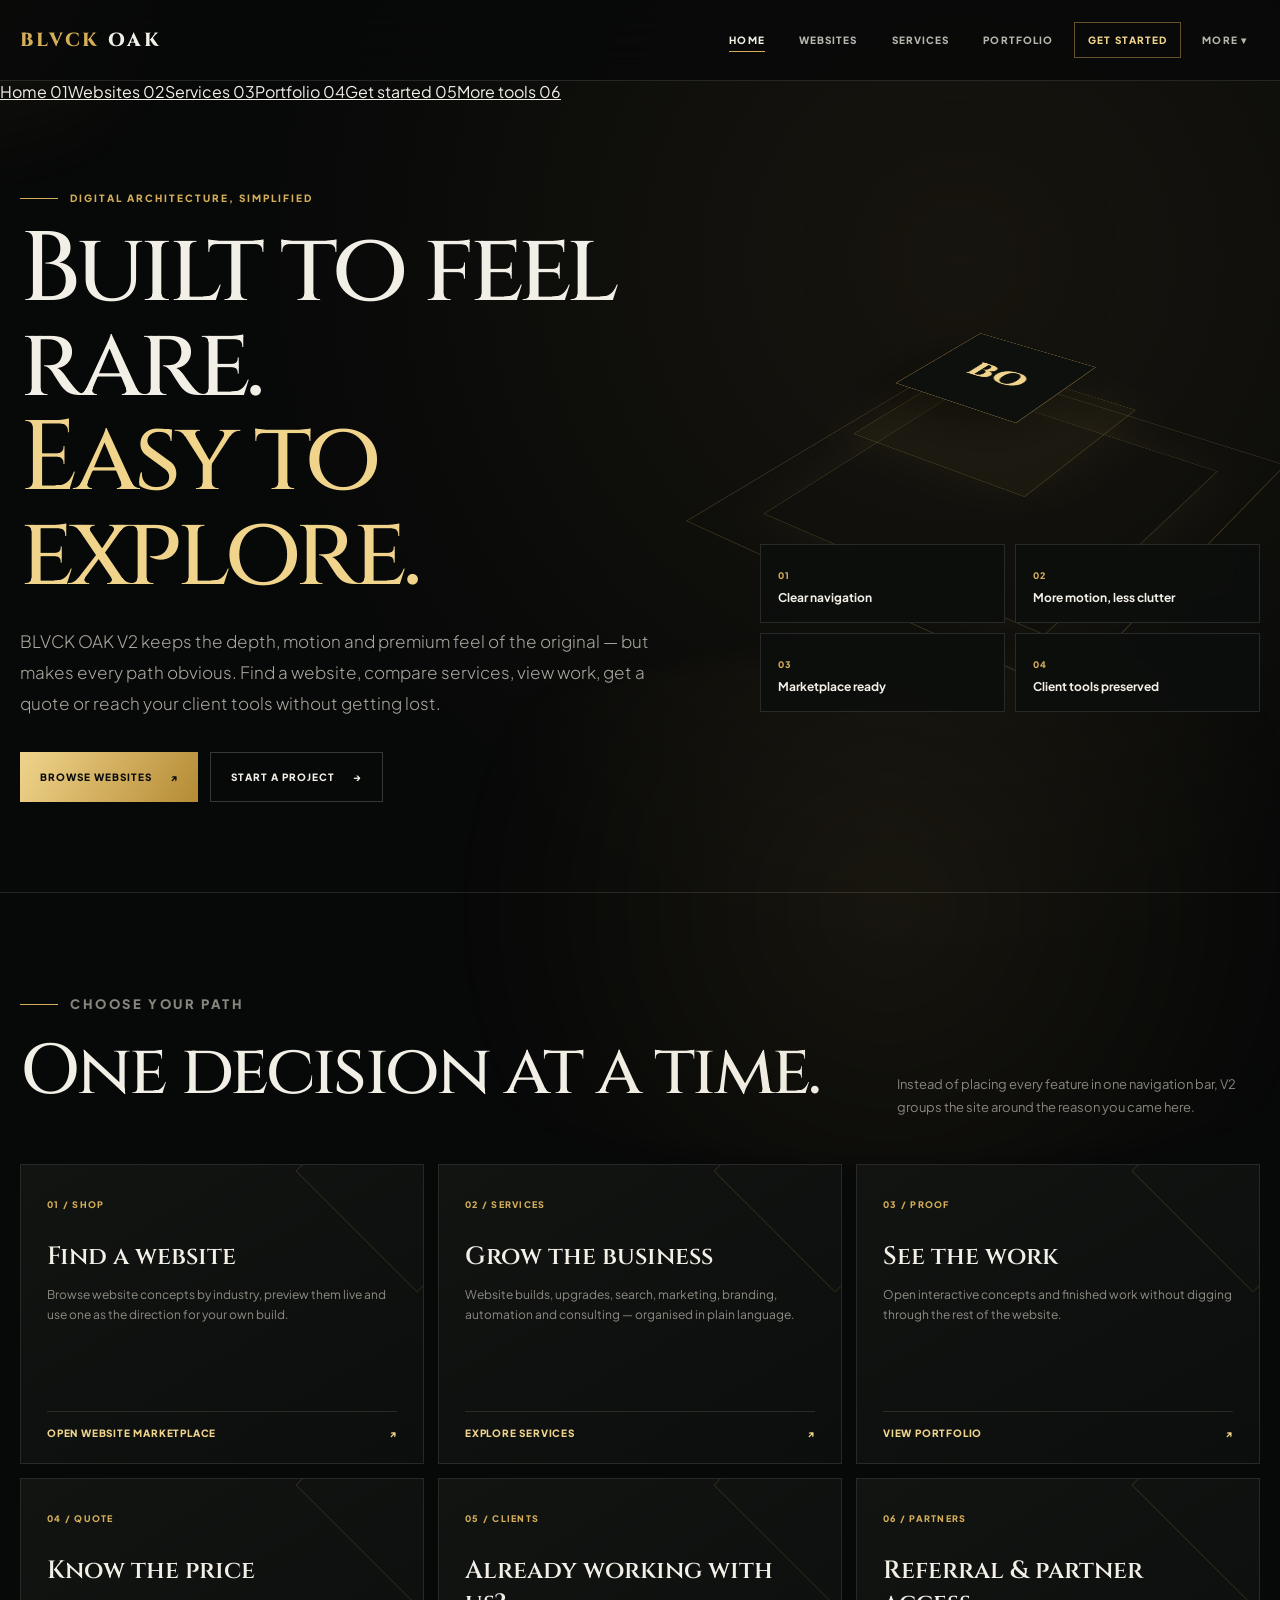
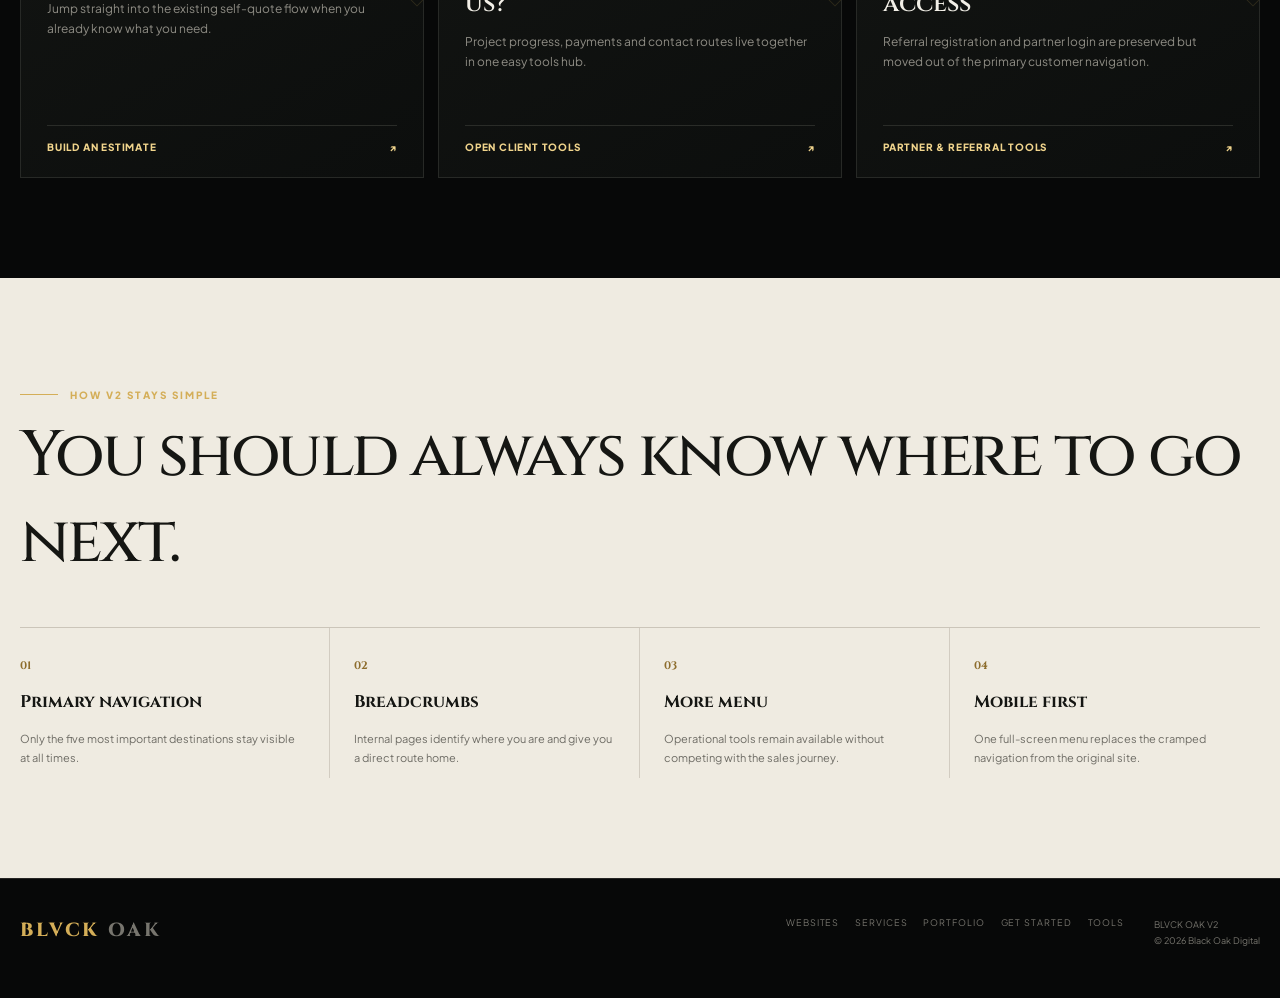
<file: index.html>
<!doctype html><html lang="en"><head><meta charset="utf-8"><meta name="viewport" content="width=device-width,initial-scale=1"><meta name="theme-color" content="#070808"><meta name="description" content="BLVCK OAK V2 — websites, branding, automation, marketing and digital systems with clearer navigation and richer motion."><title>BLVCK OAK V2 — Digital Architecture</title><link rel="preconnect" href="https://fonts.googleapis.com"><link rel="preconnect" href="https://fonts.gstatic.com" crossorigin><link href="https://fonts.googleapis.com/css2?family=Cinzel:wght@500;600;700;800&family=Plus+Jakarta+Sans:wght@300;400;600;700;800&display=swap" rel="stylesheet"><link rel="stylesheet" href="styles.css"><script src="app.js" defer></script></head><body><a class="skip" href="#main">Skip to content</a><div class="progress" data-progress></div><div class="cursor-glow" data-cursor-glow></div><header class="topbar"><div class="shell"><nav class="nav" aria-label="Primary"><a class="brand" href="index.html"><span>BLVCK</span> OAK</a><div class="nav-links"><a href="index.html" aria-current="page">Home</a><a href="websites.html">Websites</a><a href="services.html">Services</a><a href="portfolio.html">Portfolio</a><a class="nav-cta" href="start.html">Get started</a><div class="nav-more-wrap" data-more-wrap><button class="nav-more" data-more-btn type="button">More ▾</button><div class="more-menu"><a href="tools.html">Client & partner tools <span>↗</span></a><a href="https://blvckoak.com.au/referrals.html">Referral program <span>↗</span></a><a href="https://blvckoak.com.au/partners.html">Partner login <span>↗</span></a><a href="https://blvckoak.com.au/progress.html">Project progress <span>↗</span></a><a href="https://blvckoak.com.au/contact.html">Contact <span>↗</span></a></div></div></div><button class="menu-btn" type="button" aria-label="Open menu" aria-expanded="false" data-menu-btn>☰</button></nav></div></header><div class="mobile-panel" data-mobile-panel aria-hidden="true"><a href="index.html">Home <span>01</span></a><a href="websites.html">Websites <span>02</span></a><a href="services.html">Services <span>03</span></a><a href="portfolio.html">Portfolio <span>04</span></a><a href="start.html">Get started <span>05</span></a><a href="tools.html">More tools <span>06</span></a></div><main id="main"><div class="shell"><section class="hero"><div class="reveal"><p class="eyebrow">Digital architecture, simplified</p><h1>Built to feel rare.<em>Easy to explore.</em></h1><p class="hero-copy">BLVCK OAK V2 keeps the depth, motion and premium feel of the original — but makes every path obvious. Find a website, compare services, view work, get a quote or reach your client tools without getting lost.</p><div class="actions"><a class="btn btn-gold" href="websites.html">Browse websites <span>↗</span></a><a class="btn" href="start.html">Start a project <span>→</span></a></div></div><div class="hero-orbit reveal" aria-hidden="true"><div class="orbital-card"><div class="orbital-core">BO</div></div><div class="quick-grid"><div class="quick-card"><span>01</span><strong>Clear navigation</strong></div><div class="quick-card"><span>02</span><strong>More motion, less clutter</strong></div><div class="quick-card"><span>03</span><strong>Marketplace ready</strong></div><div class="quick-card"><span>04</span><strong>Client tools preserved</strong></div></div></div></section></div><section class="section"><div class="shell"><div class="section-heading reveal"><div><p class="eyebrow">Choose your path</p><h2>One decision at a time.</h2></div><p>Instead of placing every feature in one navigation bar, V2 groups the site around the reason you came here.</p></div><div class="card-grid"><article class="card reveal" data-tilt><span class="num">01 / SHOP</span><h3>Find a website</h3><p>Browse website concepts by industry, preview them live and use one as the direction for your own build.</p><a href="websites.html">Open website marketplace <span>↗</span></a></article><article class="card reveal" data-tilt><span class="num">02 / SERVICES</span><h3>Grow the business</h3><p>Website builds, upgrades, search, marketing, branding, automation and consulting — organised in plain language.</p><a href="services.html">Explore services <span>↗</span></a></article><article class="card reveal" data-tilt><span class="num">03 / PROOF</span><h3>See the work</h3><p>Open interactive concepts and finished work without digging through the rest of the website.</p><a href="portfolio.html">View portfolio <span>↗</span></a></article><article class="card reveal" data-tilt><span class="num">04 / QUOTE</span><h3>Know the price</h3><p>Jump straight into the existing self-quote flow when you already know what you need.</p><a href="start.html">Build an estimate <span>↗</span></a></article><article class="card reveal" data-tilt><span class="num">05 / CLIENTS</span><h3>Already working with us?</h3><p>Project progress, payments and contact routes live together in one easy tools hub.</p><a href="tools.html">Open client tools <span>↗</span></a></article><article class="card reveal" data-tilt><span class="num">06 / PARTNERS</span><h3>Referral & partner access</h3><p>Referral registration and partner login are preserved but moved out of the primary customer navigation.</p><a href="tools.html#partners">Partner & referral tools <span>↗</span></a></article></div></div></section><section class="section light"><div class="shell"><p class="eyebrow">How V2 stays simple</p><h2 style="font-size:clamp(38px,5vw,66px);font-weight:500;letter-spacing:-.04em;margin:12px 0 42px">You should always know where to go next.</h2><div class="path-grid"><div class="path"><b>01</b><h3>Primary navigation</h3><p>Only the five most important destinations stay visible at all times.</p></div><div class="path"><b>02</b><h3>Breadcrumbs</h3><p>Internal pages identify where you are and give you a direct route home.</p></div><div class="path"><b>03</b><h3>More menu</h3><p>Operational tools remain available without competing with the sales journey.</p></div><div class="path"><b>04</b><h3>Mobile first</h3><p>One full-screen menu replaces the cramped navigation from the original site.</p></div></div></div></section></main><footer class="footer"><div class="shell footer-grid"><a class="brand" href="index.html"><span>BLVCK</span> OAK</a><div class="footer-links"><a href="websites.html">Websites</a><a href="services.html">Services</a><a href="portfolio.html">Portfolio</a><a href="start.html">Get started</a><a href="tools.html">Tools</a></div><p>BLVCK OAK V2<br>© 2026 Black Oak Digital</p></div></footer></body></html>
</file>
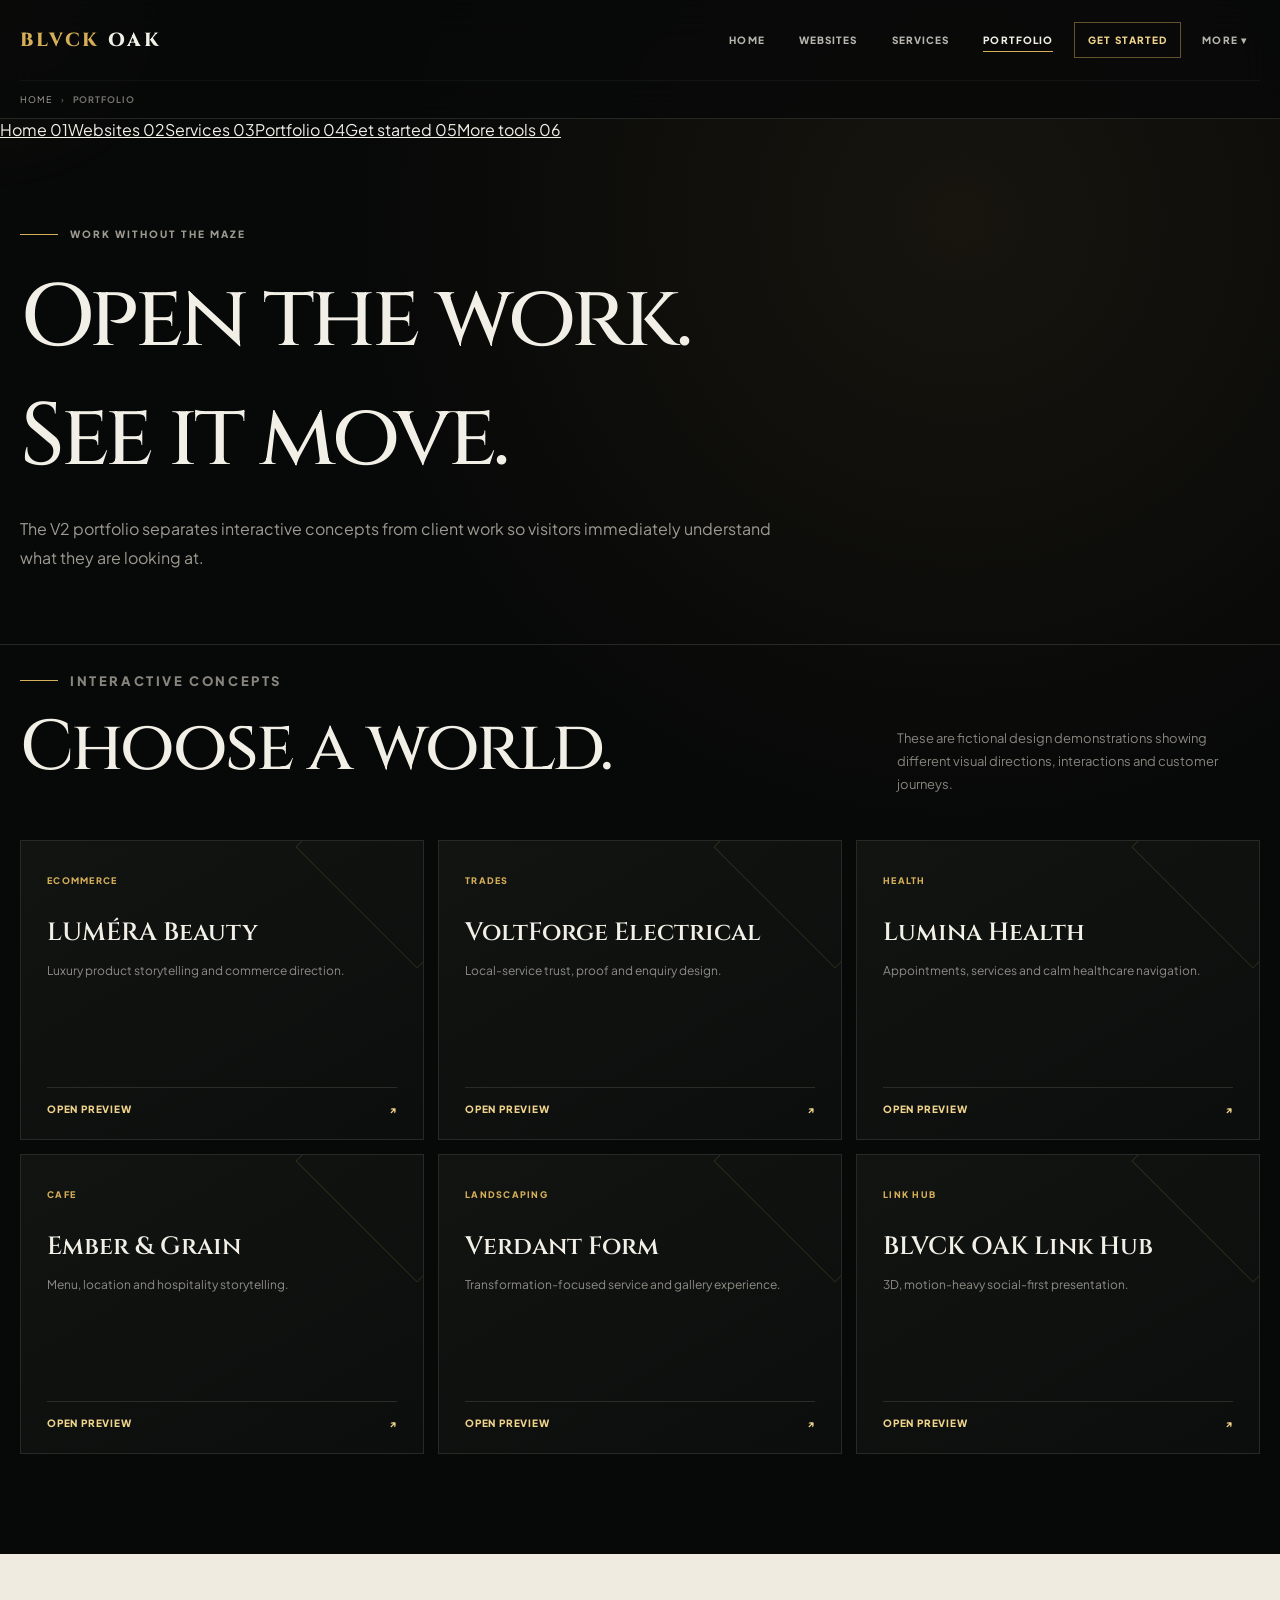
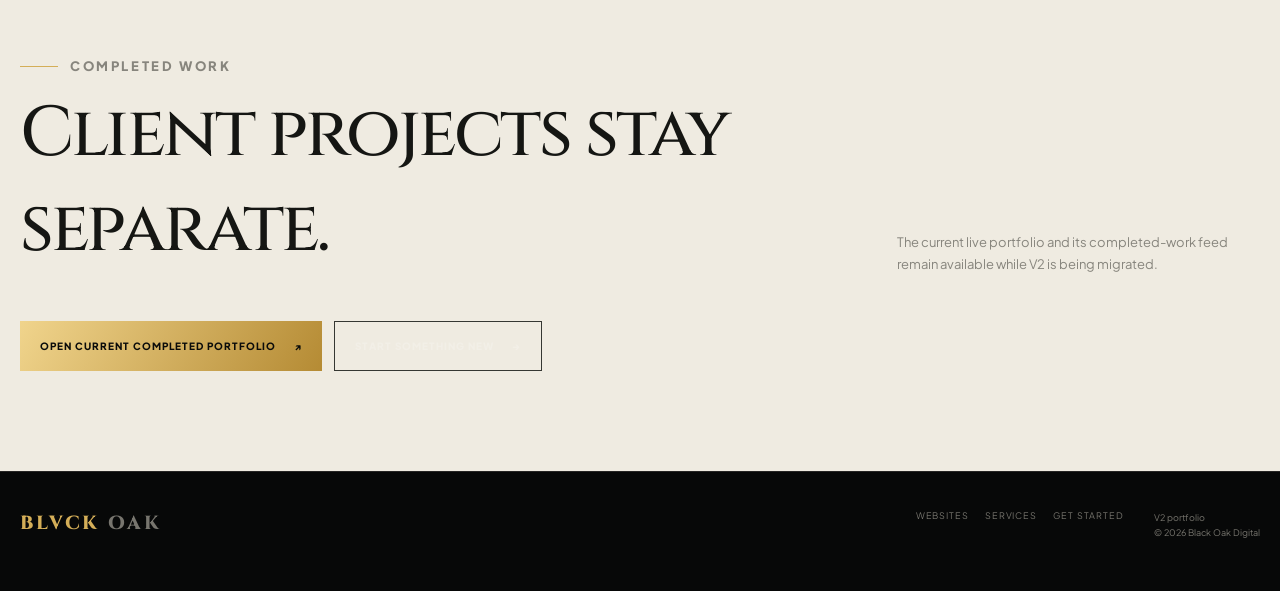
<file: portfolio.html>
<!doctype html><html lang="en"><head><meta charset="utf-8"><meta name="viewport" content="width=device-width,initial-scale=1"><title>Portfolio — BLVCK OAK V2</title><link rel="preconnect" href="https://fonts.googleapis.com"><link rel="preconnect" href="https://fonts.gstatic.com" crossorigin><link href="https://fonts.googleapis.com/css2?family=Cinzel:wght@500;600;700;800&family=Plus+Jakarta+Sans:wght@300;400;600;700;800&display=swap" rel="stylesheet"><link rel="stylesheet" href="styles.css"><script src="app.js" defer></script></head><body><div class="progress" data-progress></div><div class="cursor-glow" data-cursor-glow></div><header class="topbar"><div class="shell"><nav class="nav"><a class="brand" href="index.html"><span>BLVCK</span> OAK</a><div class="nav-links"><a href="index.html">Home</a><a href="websites.html">Websites</a><a href="services.html">Services</a><a href="portfolio.html" aria-current="page">Portfolio</a><a class="nav-cta" href="start.html">Get started</a><div class="nav-more-wrap" data-more-wrap><button class="nav-more" data-more-btn type="button">More ▾</button><div class="more-menu"><a href="tools.html">Client & partner tools <span>↗</span></a><a href="https://blvckoak.com.au/referrals.html">Referral program <span>↗</span></a><a href="https://blvckoak.com.au/partners.html">Partner login <span>↗</span></a><a href="https://blvckoak.com.au/progress.html">Project progress <span>↗</span></a></div></div></div><button class="menu-btn" data-menu-btn type="button">☰</button></nav><div class="crumbs"><a href="index.html">Home</a><span>›</span><strong>Portfolio</strong></div></div></header><div class="mobile-panel" data-mobile-panel aria-hidden="true"><a href="index.html">Home <span>01</span></a><a href="websites.html">Websites <span>02</span></a><a href="services.html">Services <span>03</span></a><a href="portfolio.html">Portfolio <span>04</span></a><a href="start.html">Get started <span>05</span></a><a href="tools.html">More tools <span>06</span></a></div><main><div class="shell"><section class="page-hero reveal"><p class="eyebrow">Work without the maze</p><h1>Open the work.<br>See it move.</h1><p>The V2 portfolio separates interactive concepts from client work so visitors immediately understand what they are looking at.</p></section></div><section class="section" style="padding-top:25px"><div class="shell"><div class="section-heading reveal"><div><p class="eyebrow">Interactive concepts</p><h2>Choose a world.</h2></div><p>These are fictional design demonstrations showing different visual directions, interactions and customer journeys.</p></div><div class="card-grid"><article class="card reveal" data-tilt><span class="num">ECOMMERCE</span><h3>LUMÉRA Beauty</h3><p>Luxury product storytelling and commerce direction.</p><a href="https://blvckoak.com.au/previews/ecommerce.html" target="_blank" rel="noopener">Open preview <span>↗</span></a></article><article class="card reveal" data-tilt><span class="num">TRADES</span><h3>VoltForge Electrical</h3><p>Local-service trust, proof and enquiry design.</p><a href="https://blvckoak.com.au/previews/electrician.html" target="_blank" rel="noopener">Open preview <span>↗</span></a></article><article class="card reveal" data-tilt><span class="num">HEALTH</span><h3>Lumina Health</h3><p>Appointments, services and calm healthcare navigation.</p><a href="https://blvckoak.com.au/previews/medical-booking.html" target="_blank" rel="noopener">Open preview <span>↗</span></a></article><article class="card reveal" data-tilt><span class="num">CAFE</span><h3>Ember & Grain</h3><p>Menu, location and hospitality storytelling.</p><a href="https://blvckoak.com.au/previews/cafe.html" target="_blank" rel="noopener">Open preview <span>↗</span></a></article><article class="card reveal" data-tilt><span class="num">LANDSCAPING</span><h3>Verdant Form</h3><p>Transformation-focused service and gallery experience.</p><a href="https://blvckoak.com.au/previews/landscaping.html" target="_blank" rel="noopener">Open preview <span>↗</span></a></article><article class="card reveal" data-tilt><span class="num">LINK HUB</span><h3>BLVCK OAK Link Hub</h3><p>3D, motion-heavy social-first presentation.</p><a href="https://blvck-oak-links.samkapa3.chatgpt.site" target="_blank" rel="noopener">Open preview <span>↗</span></a></article></div></div></section><section class="section light"><div class="shell"><div class="section-heading"><div><p class="eyebrow">Completed work</p><h2>Client projects stay separate.</h2></div><p>The current live portfolio and its completed-work feed remain available while V2 is being migrated.</p></div><div class="actions"><a class="btn btn-gold" href="https://blvckoak.com.au/portfolio.html" target="_blank" rel="noopener">Open current completed portfolio <span>↗</span></a><a class="btn" href="start.html">Start something new <span>→</span></a></div></div></section></main><footer class="footer"><div class="shell footer-grid"><a class="brand" href="index.html"><span>BLVCK</span> OAK</a><div class="footer-links"><a href="websites.html">Websites</a><a href="services.html">Services</a><a href="start.html">Get started</a></div><p>V2 portfolio<br>© 2026 Black Oak Digital</p></div></footer></body></html>
</file>
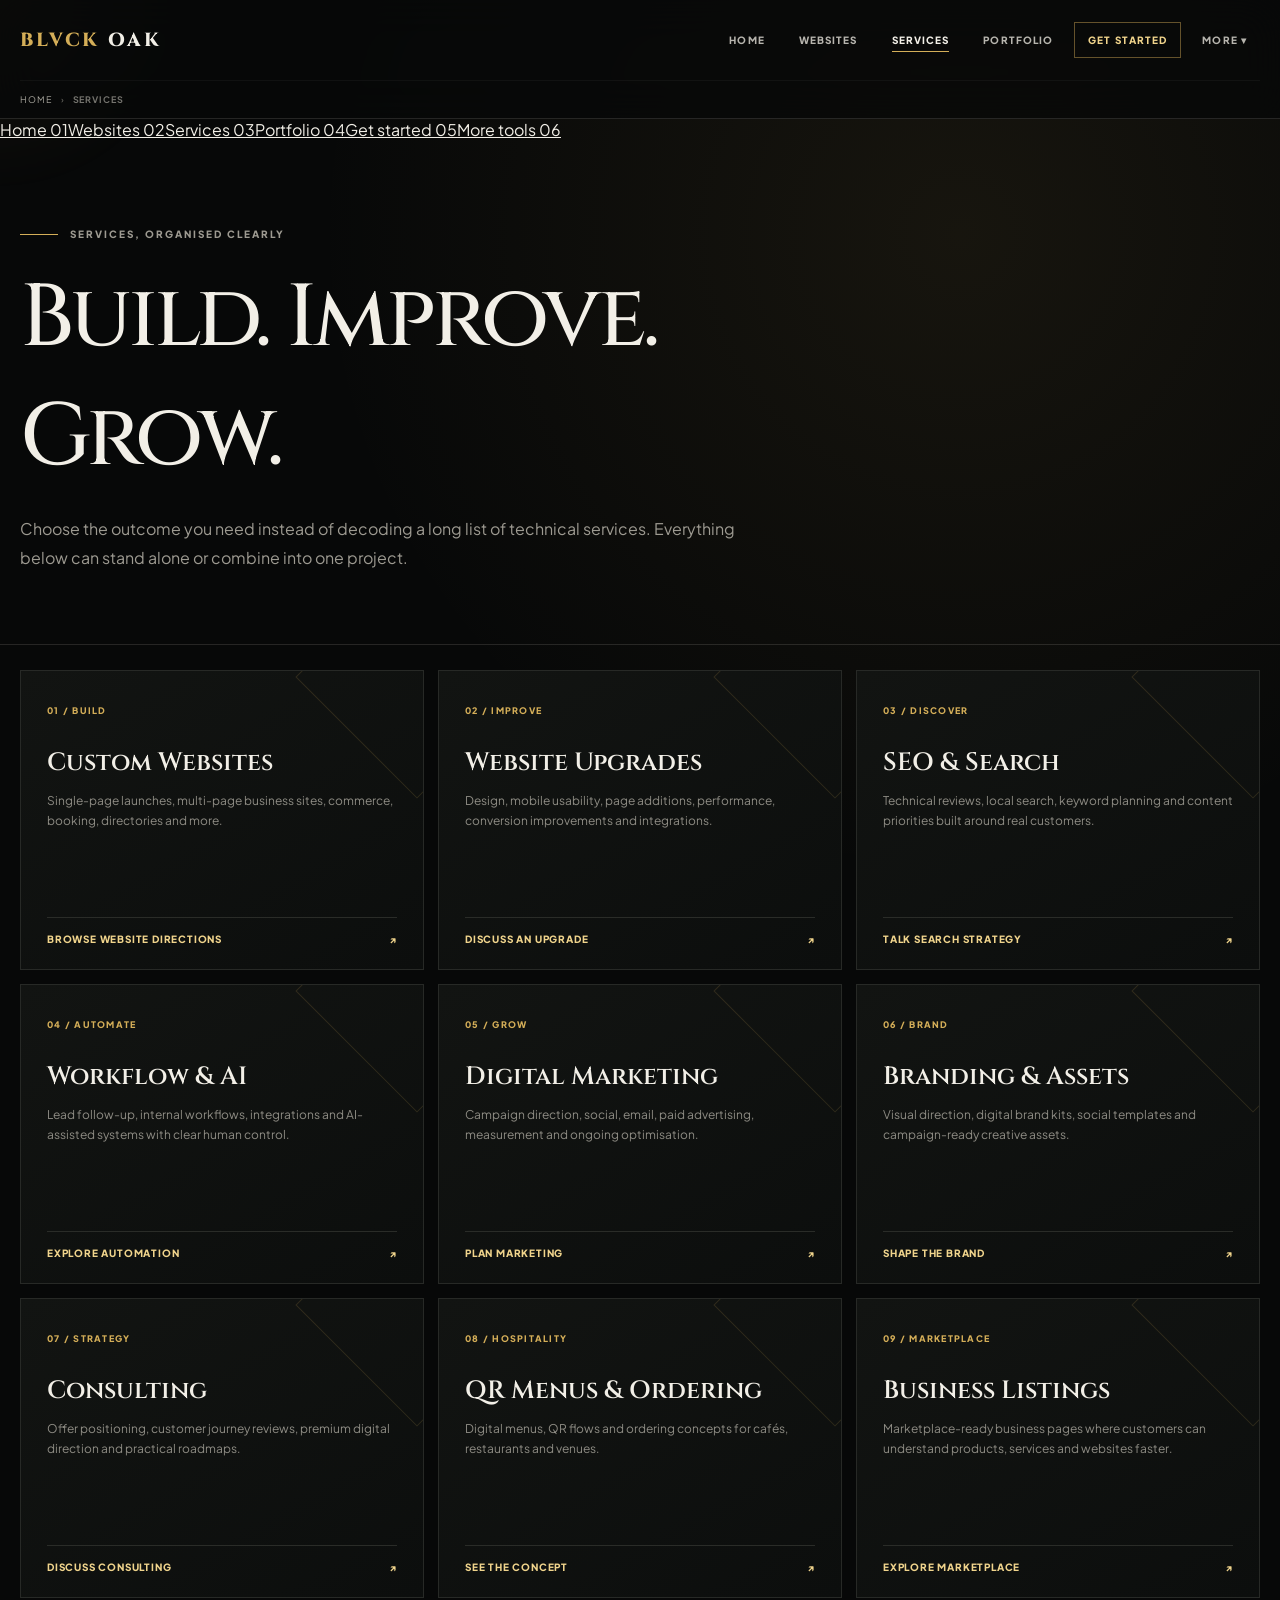
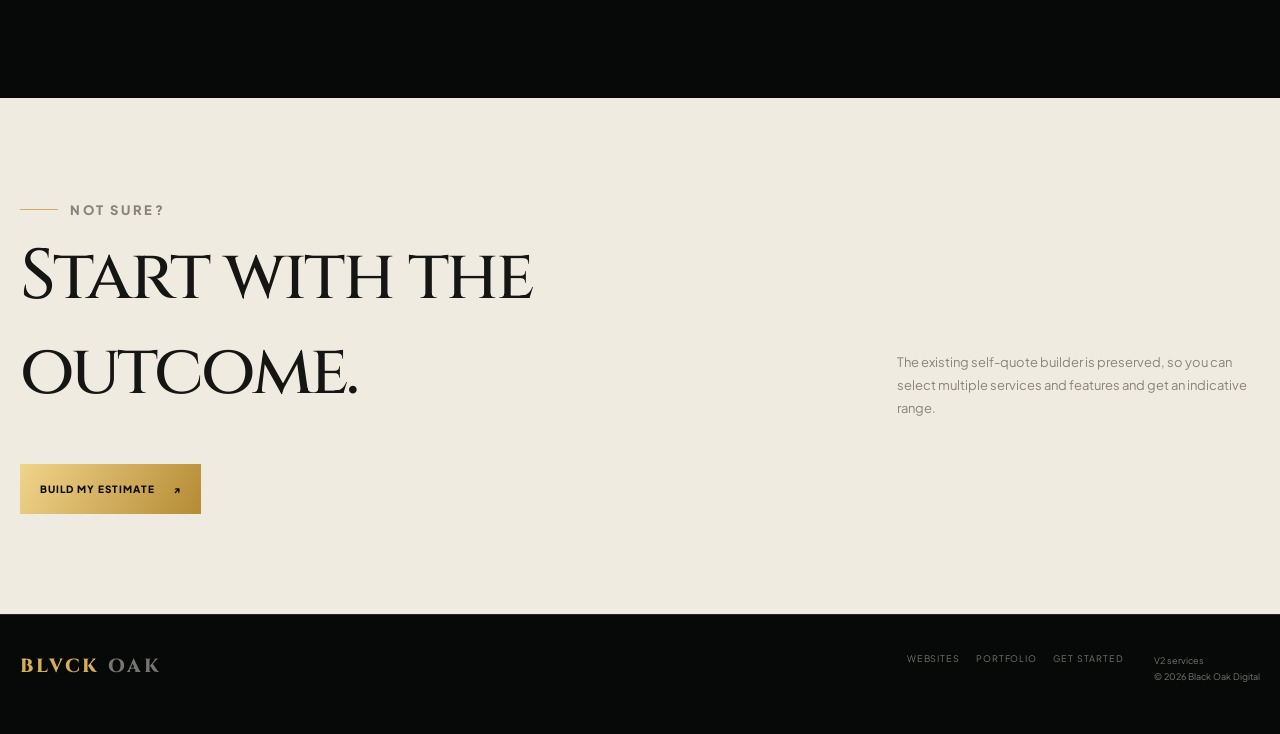
<file: services.html>
<!doctype html><html lang="en"><head><meta charset="utf-8"><meta name="viewport" content="width=device-width,initial-scale=1"><title>Services — BLVCK OAK V2</title><link rel="preconnect" href="https://fonts.googleapis.com"><link rel="preconnect" href="https://fonts.gstatic.com" crossorigin><link href="https://fonts.googleapis.com/css2?family=Cinzel:wght@500;600;700;800&family=Plus+Jakarta+Sans:wght@300;400;600;700;800&display=swap" rel="stylesheet"><link rel="stylesheet" href="styles.css"><script src="app.js" defer></script></head><body><div class="progress" data-progress></div><div class="cursor-glow" data-cursor-glow></div><header class="topbar"><div class="shell"><nav class="nav"><a class="brand" href="index.html"><span>BLVCK</span> OAK</a><div class="nav-links"><a href="index.html">Home</a><a href="websites.html">Websites</a><a href="services.html" aria-current="page">Services</a><a href="portfolio.html">Portfolio</a><a class="nav-cta" href="start.html">Get started</a><div class="nav-more-wrap" data-more-wrap><button class="nav-more" data-more-btn type="button">More ▾</button><div class="more-menu"><a href="tools.html">Client & partner tools <span>↗</span></a><a href="https://blvckoak.com.au/referrals.html">Referral program <span>↗</span></a><a href="https://blvckoak.com.au/partners.html">Partner login <span>↗</span></a><a href="https://blvckoak.com.au/progress.html">Project progress <span>↗</span></a></div></div></div><button class="menu-btn" data-menu-btn type="button">☰</button></nav><div class="crumbs"><a href="index.html">Home</a><span>›</span><strong>Services</strong></div></div></header><div class="mobile-panel" data-mobile-panel aria-hidden="true"><a href="index.html">Home <span>01</span></a><a href="websites.html">Websites <span>02</span></a><a href="services.html">Services <span>03</span></a><a href="portfolio.html">Portfolio <span>04</span></a><a href="start.html">Get started <span>05</span></a><a href="tools.html">More tools <span>06</span></a></div><main><div class="shell"><section class="page-hero reveal"><p class="eyebrow">Services, organised clearly</p><h1>Build. Improve.<br>Grow.</h1><p>Choose the outcome you need instead of decoding a long list of technical services. Everything below can stand alone or combine into one project.</p></section></div><section class="section" style="padding-top:25px"><div class="shell"><div class="card-grid"><article class="card reveal" data-tilt><span class="num">01 / BUILD</span><h3>Custom Websites</h3><p>Single-page launches, multi-page business sites, commerce, booking, directories and more.</p><a href="websites.html">Browse website directions <span>↗</span></a></article><article class="card reveal" data-tilt><span class="num">02 / IMPROVE</span><h3>Website Upgrades</h3><p>Design, mobile usability, page additions, performance, conversion improvements and integrations.</p><a href="https://blvckoak.com.au/contact.html?service=website-upgrades">Discuss an upgrade <span>↗</span></a></article><article class="card reveal" data-tilt><span class="num">03 / DISCOVER</span><h3>SEO & Search</h3><p>Technical reviews, local search, keyword planning and content priorities built around real customers.</p><a href="https://blvckoak.com.au/contact.html?service=seo-search">Talk search strategy <span>↗</span></a></article><article class="card reveal" data-tilt><span class="num">04 / AUTOMATE</span><h3>Workflow & AI</h3><p>Lead follow-up, internal workflows, integrations and AI-assisted systems with clear human control.</p><a href="https://blvckoak.com.au/contact.html?service=workflow-ai">Explore automation <span>↗</span></a></article><article class="card reveal" data-tilt><span class="num">05 / GROW</span><h3>Digital Marketing</h3><p>Campaign direction, social, email, paid advertising, measurement and ongoing optimisation.</p><a href="https://blvckoak.com.au/contact.html?service=digital-marketing">Plan marketing <span>↗</span></a></article><article class="card reveal" data-tilt><span class="num">06 / BRAND</span><h3>Branding & Assets</h3><p>Visual direction, digital brand kits, social templates and campaign-ready creative assets.</p><a href="https://blvckoak.com.au/contact.html?service=digital-branding">Shape the brand <span>↗</span></a></article><article class="card reveal" data-tilt><span class="num">07 / STRATEGY</span><h3>Consulting</h3><p>Offer positioning, customer journey reviews, premium digital direction and practical roadmaps.</p><a href="https://blvckoak.com.au/contact.html?service=consulting-coaching">Discuss consulting <span>↗</span></a></article><article class="card reveal" data-tilt><span class="num">08 / HOSPITALITY</span><h3>QR Menus & Ordering</h3><p>Digital menus, QR flows and ordering concepts for cafés, restaurants and venues.</p><a href="https://blvckoak.com.au/previews/qr-menu-ordering.html" target="_blank" rel="noopener">See the concept <span>↗</span></a></article><article class="card reveal" data-tilt><span class="num">09 / MARKETPLACE</span><h3>Business Listings</h3><p>Marketplace-ready business pages where customers can understand products, services and websites faster.</p><a href="websites.html">Explore marketplace <span>↗</span></a></article></div></div></section><section class="section light"><div class="shell"><div class="section-heading"><div><p class="eyebrow">Not sure?</p><h2>Start with the outcome.</h2></div><p>The existing self-quote builder is preserved, so you can select multiple services and features and get an indicative range.</p></div><div class="actions"><a class="btn btn-gold" href="start.html">Build my estimate <span>↗</span></a></div></div></section></main><footer class="footer"><div class="shell footer-grid"><a class="brand" href="index.html"><span>BLVCK</span> OAK</a><div class="footer-links"><a href="websites.html">Websites</a><a href="portfolio.html">Portfolio</a><a href="start.html">Get started</a></div><p>V2 services<br>© 2026 Black Oak Digital</p></div></footer></body></html>
</file>
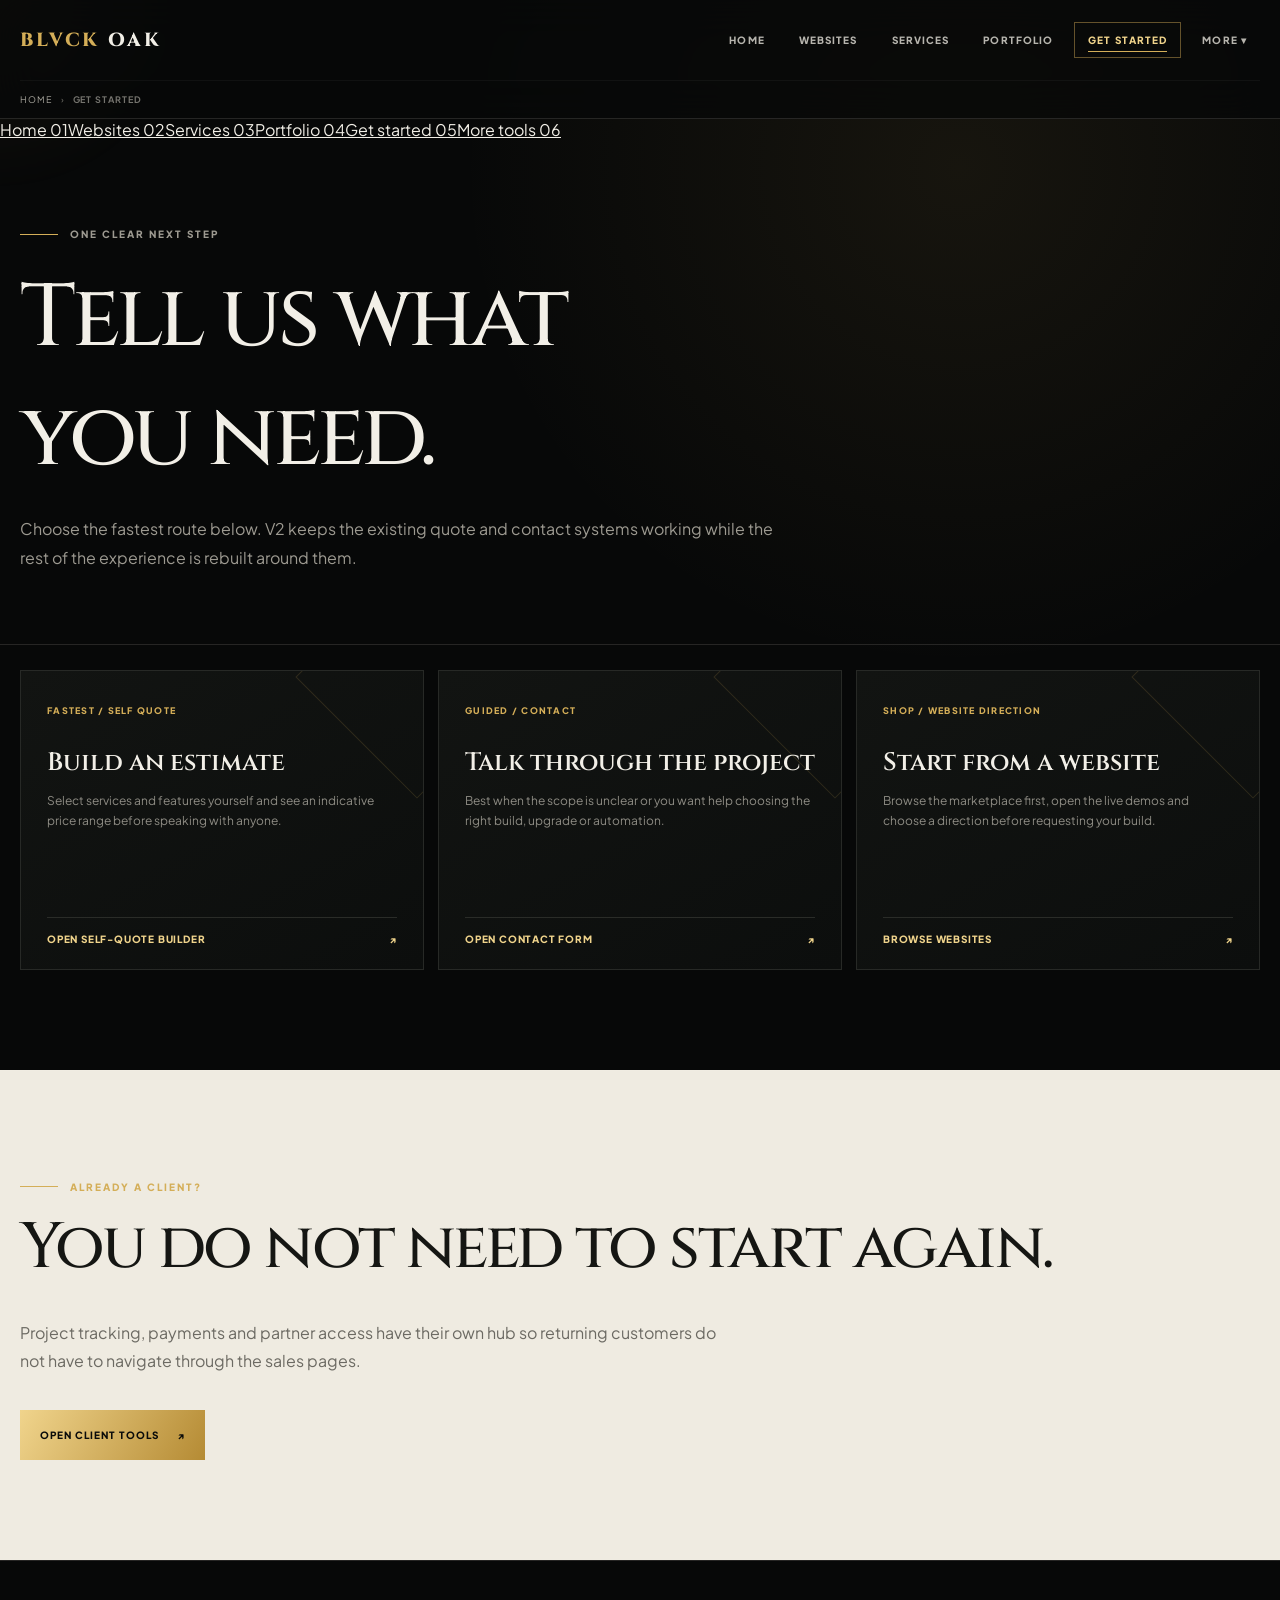
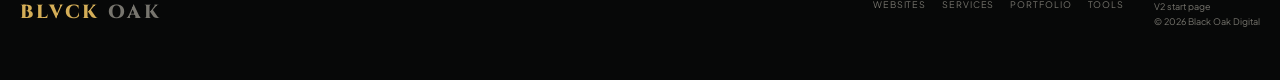
<file: start.html>
<!doctype html><html lang="en"><head><meta charset="utf-8"><meta name="viewport" content="width=device-width,initial-scale=1"><title>Get Started — BLVCK OAK V2</title><link rel="preconnect" href="https://fonts.googleapis.com"><link rel="preconnect" href="https://fonts.gstatic.com" crossorigin><link href="https://fonts.googleapis.com/css2?family=Cinzel:wght@500;600;700;800&family=Plus+Jakarta+Sans:wght@300;400;600;700;800&display=swap" rel="stylesheet"><link rel="stylesheet" href="styles.css"><script src="app.js" defer></script></head><body><div class="progress" data-progress></div><div class="cursor-glow" data-cursor-glow></div><header class="topbar"><div class="shell"><nav class="nav"><a class="brand" href="index.html"><span>BLVCK</span> OAK</a><div class="nav-links"><a href="index.html">Home</a><a href="websites.html">Websites</a><a href="services.html">Services</a><a href="portfolio.html">Portfolio</a><a class="nav-cta" href="start.html" aria-current="page">Get started</a><div class="nav-more-wrap" data-more-wrap><button class="nav-more" data-more-btn type="button">More ▾</button><div class="more-menu"><a href="tools.html">Client & partner tools <span>↗</span></a><a href="https://blvckoak.com.au/referrals.html">Referral program <span>↗</span></a><a href="https://blvckoak.com.au/partners.html">Partner login <span>↗</span></a><a href="https://blvckoak.com.au/progress.html">Project progress <span>↗</span></a></div></div></div><button class="menu-btn" data-menu-btn type="button">☰</button></nav><div class="crumbs"><a href="index.html">Home</a><span>›</span><strong>Get started</strong></div></div></header><div class="mobile-panel" data-mobile-panel aria-hidden="true"><a href="index.html">Home <span>01</span></a><a href="websites.html">Websites <span>02</span></a><a href="services.html">Services <span>03</span></a><a href="portfolio.html">Portfolio <span>04</span></a><a href="start.html">Get started <span>05</span></a><a href="tools.html">More tools <span>06</span></a></div><main><div class="shell"><section class="page-hero reveal"><p class="eyebrow">One clear next step</p><h1>Tell us what<br>you need.</h1><p>Choose the fastest route below. V2 keeps the existing quote and contact systems working while the rest of the experience is rebuilt around them.</p></section></div><section class="section" style="padding-top:25px"><div class="shell"><div class="card-grid"><article class="card reveal" data-tilt><span class="num">FASTEST / SELF QUOTE</span><h3>Build an estimate</h3><p>Select services and features yourself and see an indicative price range before speaking with anyone.</p><a href="https://blvckoak.com.au/quote.html">Open self-quote builder <span>↗</span></a></article><article class="card reveal" data-tilt><span class="num">GUIDED / CONTACT</span><h3>Talk through the project</h3><p>Best when the scope is unclear or you want help choosing the right build, upgrade or automation.</p><a href="https://blvckoak.com.au/contact.html">Open contact form <span>↗</span></a></article><article class="card reveal" data-tilt><span class="num">SHOP / WEBSITE DIRECTION</span><h3>Start from a website</h3><p>Browse the marketplace first, open the live demos and choose a direction before requesting your build.</p><a href="websites.html">Browse websites <span>↗</span></a></article></div></div></section><section class="section light"><div class="shell"><p class="eyebrow">Already a client?</p><h2 style="font-size:clamp(40px,5vw,66px);font-weight:500;letter-spacing:-.04em;margin:12px 0 28px">You do not need to start again.</h2><p style="max-width:700px;color:#6c6a63;line-height:1.8">Project tracking, payments and partner access have their own hub so returning customers do not have to navigate through the sales pages.</p><div class="actions"><a class="btn btn-gold" href="tools.html">Open client tools <span>↗</span></a></div></div></section></main><footer class="footer"><div class="shell footer-grid"><a class="brand" href="index.html"><span>BLVCK</span> OAK</a><div class="footer-links"><a href="websites.html">Websites</a><a href="services.html">Services</a><a href="portfolio.html">Portfolio</a><a href="tools.html">Tools</a></div><p>V2 start page<br>© 2026 Black Oak Digital</p></div></footer></body></html>
</file>
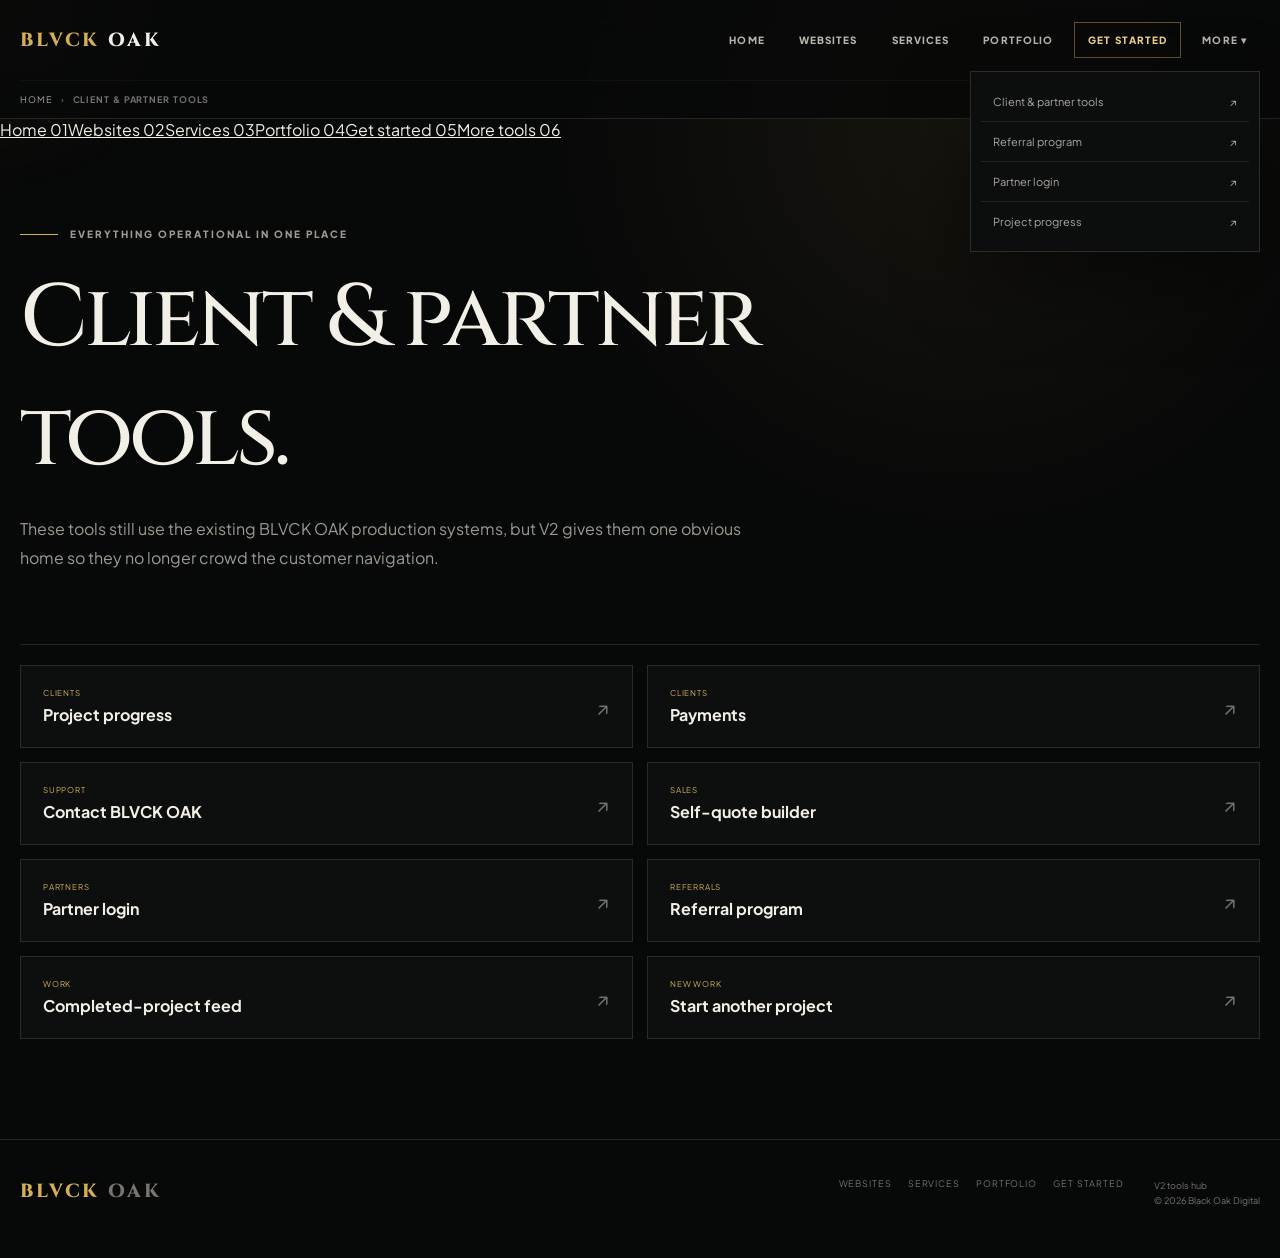
<file: tools.html>
<!doctype html><html lang="en"><head><meta charset="utf-8"><meta name="viewport" content="width=device-width,initial-scale=1"><title>Client & Partner Tools — BLVCK OAK V2</title><link rel="preconnect" href="https://fonts.googleapis.com"><link rel="preconnect" href="https://fonts.gstatic.com" crossorigin><link href="https://fonts.googleapis.com/css2?family=Cinzel:wght@500;600;700;800&family=Plus+Jakarta+Sans:wght@300;400;600;700;800&display=swap" rel="stylesheet"><link rel="stylesheet" href="styles.css"><script src="app.js" defer></script></head><body><div class="progress" data-progress></div><div class="cursor-glow" data-cursor-glow></div><header class="topbar"><div class="shell"><nav class="nav"><a class="brand" href="index.html"><span>BLVCK</span> OAK</a><div class="nav-links"><a href="index.html">Home</a><a href="websites.html">Websites</a><a href="services.html">Services</a><a href="portfolio.html">Portfolio</a><a class="nav-cta" href="start.html">Get started</a><div class="nav-more-wrap open" data-more-wrap><button class="nav-more" data-more-btn type="button">More ▾</button><div class="more-menu"><a href="tools.html">Client & partner tools <span>↗</span></a><a href="https://blvckoak.com.au/referrals.html">Referral program <span>↗</span></a><a href="https://blvckoak.com.au/partners.html">Partner login <span>↗</span></a><a href="https://blvckoak.com.au/progress.html">Project progress <span>↗</span></a></div></div></div><button class="menu-btn" data-menu-btn type="button">☰</button></nav><div class="crumbs"><a href="index.html">Home</a><span>›</span><strong>Client & partner tools</strong></div></div></header><div class="mobile-panel" data-mobile-panel aria-hidden="true"><a href="index.html">Home <span>01</span></a><a href="websites.html">Websites <span>02</span></a><a href="services.html">Services <span>03</span></a><a href="portfolio.html">Portfolio <span>04</span></a><a href="start.html">Get started <span>05</span></a><a href="tools.html">More tools <span>06</span></a></div><main><div class="shell"><section class="page-hero reveal"><p class="eyebrow">Everything operational in one place</p><h1>Client & partner<br>tools.</h1><p>These tools still use the existing BLVCK OAK production systems, but V2 gives them one obvious home so they no longer crowd the customer navigation.</p></section><section class="section" style="padding-top:20px"><div class="tool-grid"><a class="tool reveal" href="https://blvckoak.com.au/progress.html"><div><small>Clients</small><strong>Project progress</strong></div><span>↗</span></a><a class="tool reveal" href="https://blvckoak.com.au/pay.html"><div><small>Clients</small><strong>Payments</strong></div><span>↗</span></a><a class="tool reveal" href="https://blvckoak.com.au/contact.html"><div><small>Support</small><strong>Contact BLVCK OAK</strong></div><span>↗</span></a><a class="tool reveal" href="https://blvckoak.com.au/quote.html"><div><small>Sales</small><strong>Self-quote builder</strong></div><span>↗</span></a><a class="tool reveal" id="partners" href="https://blvckoak.com.au/partners.html"><div><small>Partners</small><strong>Partner login</strong></div><span>↗</span></a><a class="tool reveal" href="https://blvckoak.com.au/referrals.html"><div><small>Referrals</small><strong>Referral program</strong></div><span>↗</span></a><a class="tool reveal" href="https://blvckoak.com.au/portfolio.html"><div><small>Work</small><strong>Completed-project feed</strong></div><span>↗</span></a><a class="tool reveal" href="start.html"><div><small>New work</small><strong>Start another project</strong></div><span>↗</span></a></div></section></div></main><footer class="footer"><div class="shell footer-grid"><a class="brand" href="index.html"><span>BLVCK</span> OAK</a><div class="footer-links"><a href="websites.html">Websites</a><a href="services.html">Services</a><a href="portfolio.html">Portfolio</a><a href="start.html">Get started</a></div><p>V2 tools hub<br>© 2026 Black Oak Digital</p></div></footer></body></html>
</file>
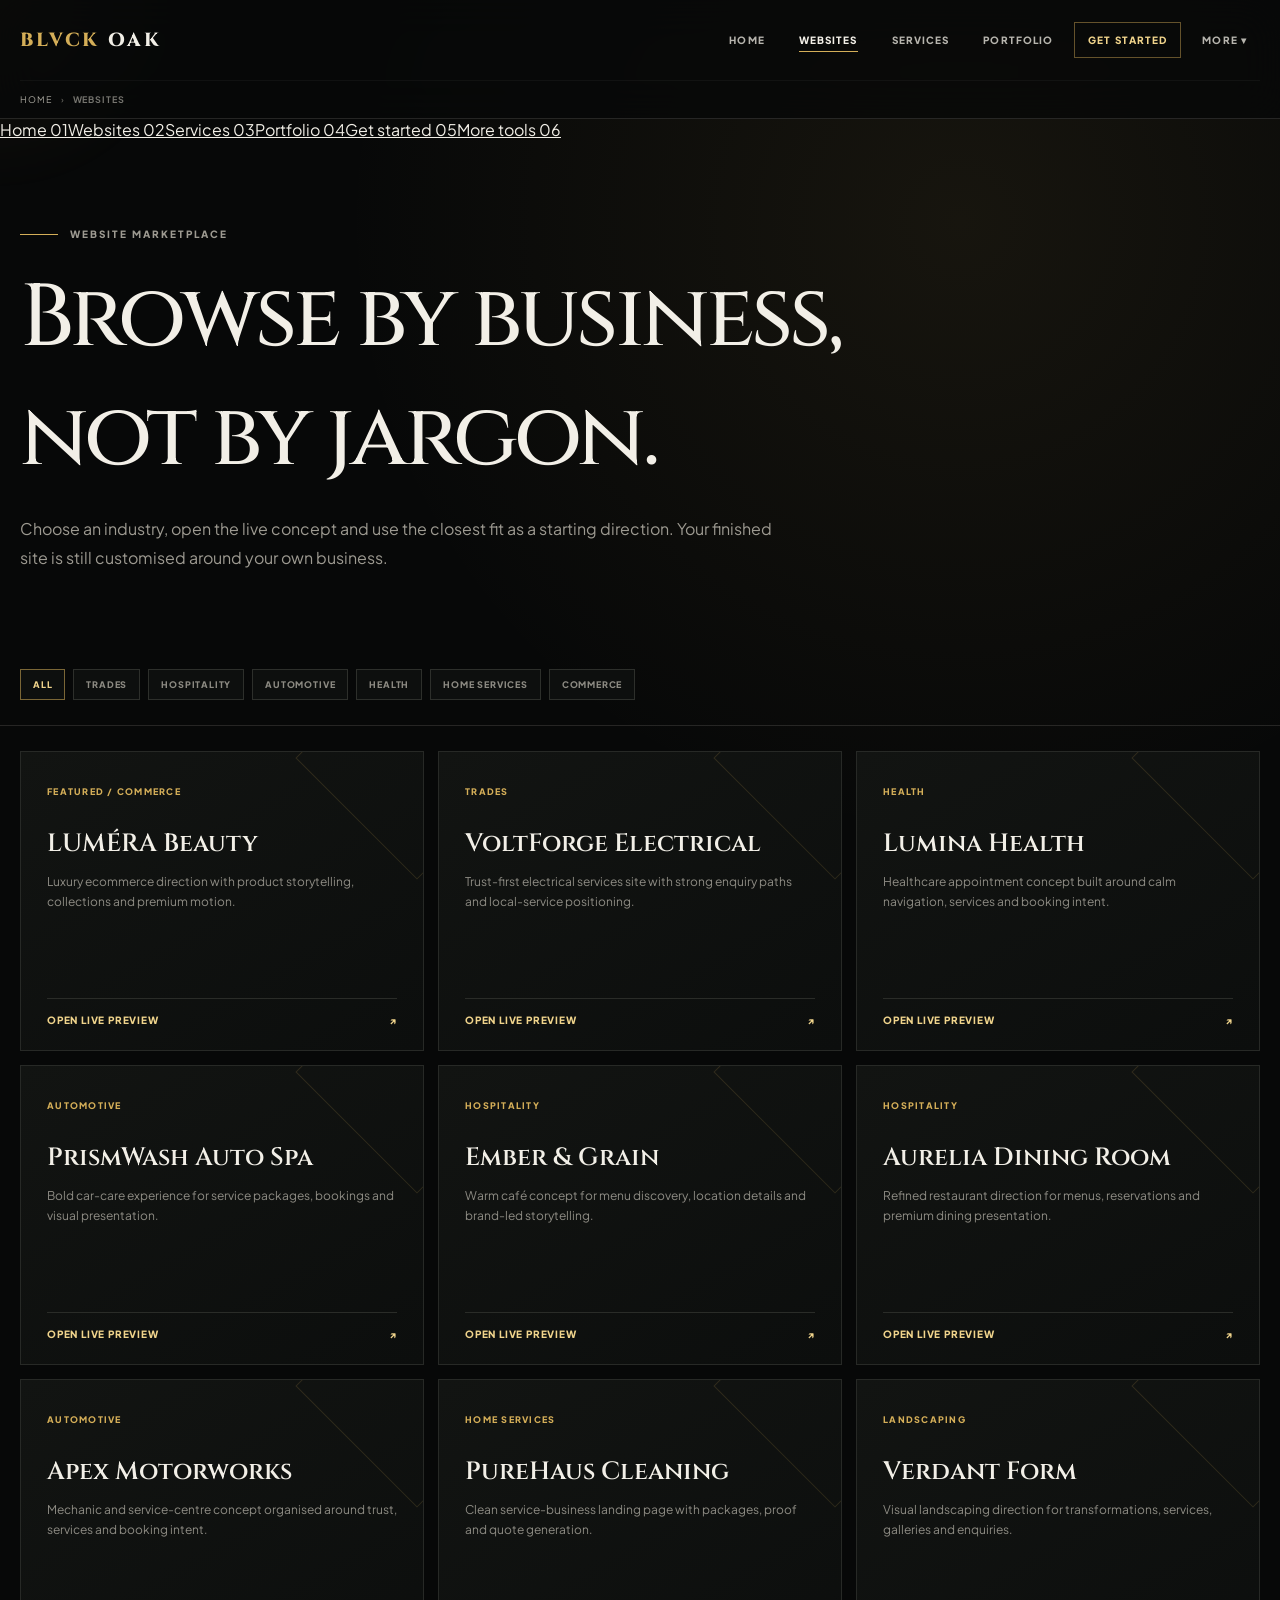
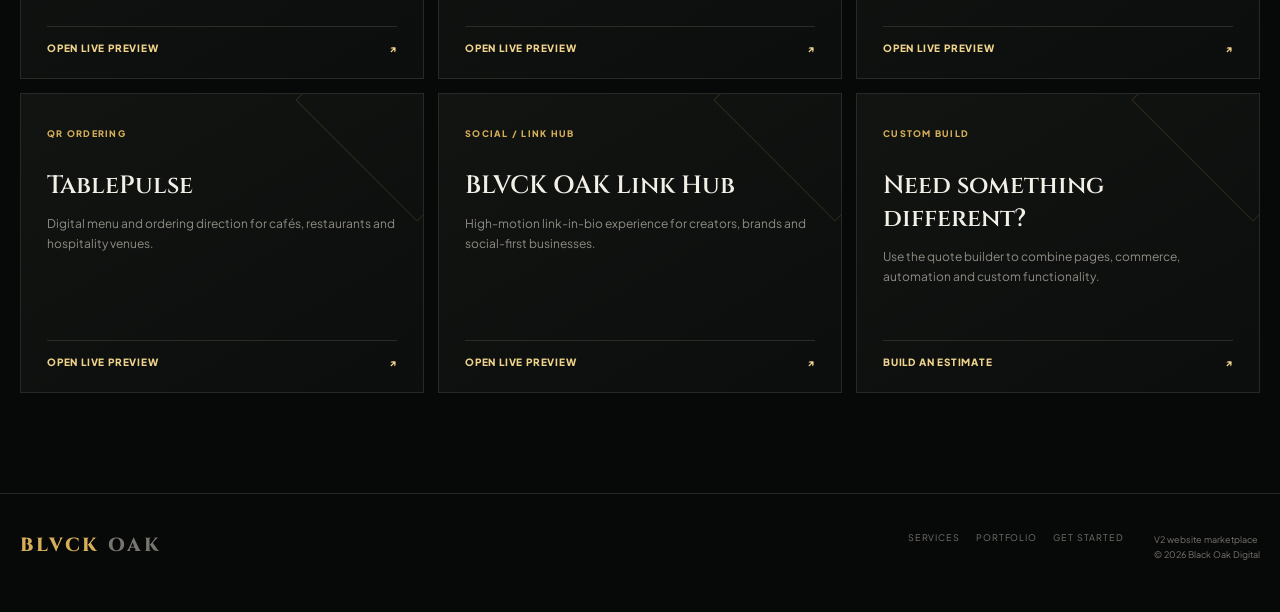
<file: websites.html>
<!doctype html><html lang="en"><head><meta charset="utf-8"><meta name="viewport" content="width=device-width,initial-scale=1"><title>Websites — BLVCK OAK V2</title><link rel="preconnect" href="https://fonts.googleapis.com"><link rel="preconnect" href="https://fonts.gstatic.com" crossorigin><link href="https://fonts.googleapis.com/css2?family=Cinzel:wght@500;600;700;800&family=Plus+Jakarta+Sans:wght@300;400;600;700;800&display=swap" rel="stylesheet"><link rel="stylesheet" href="styles.css"><script src="app.js" defer></script></head><body><div class="progress" data-progress></div><div class="cursor-glow" data-cursor-glow></div><header class="topbar"><div class="shell"><nav class="nav"><a class="brand" href="index.html"><span>BLVCK</span> OAK</a><div class="nav-links"><a href="index.html">Home</a><a href="websites.html" aria-current="page">Websites</a><a href="services.html">Services</a><a href="portfolio.html">Portfolio</a><a class="nav-cta" href="start.html">Get started</a><div class="nav-more-wrap" data-more-wrap><button class="nav-more" data-more-btn type="button">More ▾</button><div class="more-menu"><a href="tools.html">Client & partner tools <span>↗</span></a><a href="https://blvckoak.com.au/referrals.html">Referral program <span>↗</span></a><a href="https://blvckoak.com.au/partners.html">Partner login <span>↗</span></a><a href="https://blvckoak.com.au/progress.html">Project progress <span>↗</span></a></div></div></div><button class="menu-btn" data-menu-btn type="button">☰</button></nav><div class="crumbs"><a href="index.html">Home</a><span>›</span><strong>Websites</strong></div></div></header><div class="mobile-panel" data-mobile-panel aria-hidden="true"><a href="index.html">Home <span>01</span></a><a href="websites.html">Websites <span>02</span></a><a href="services.html">Services <span>03</span></a><a href="portfolio.html">Portfolio <span>04</span></a><a href="start.html">Get started <span>05</span></a><a href="tools.html">More tools <span>06</span></a></div><main><div class="shell"><section class="page-hero reveal"><p class="eyebrow">Website marketplace</p><h1>Browse by business,<br>not by jargon.</h1><p>Choose an industry, open the live concept and use the closest fit as a starting direction. Your finished site is still customised around your own business.</p></section><div class="filters" data-filter-group><button class="chip active" data-filter="all">All</button><button class="chip" data-filter="trades">Trades</button><button class="chip" data-filter="hospitality">Hospitality</button><button class="chip" data-filter="automotive">Automotive</button><button class="chip" data-filter="health">Health</button><button class="chip" data-filter="home">Home services</button><button class="chip" data-filter="commerce">Commerce</button></div></div><section class="section" style="padding-top:25px"><div class="shell"><div class="card-grid"><article class="card reveal" data-tilt data-category="commerce"><span class="num">FEATURED / COMMERCE</span><h3>LUMÉRA Beauty</h3><p>Luxury ecommerce direction with product storytelling, collections and premium motion.</p><a href="https://blvckoak.com.au/previews/ecommerce.html" target="_blank" rel="noopener">Open live preview <span>↗</span></a></article><article class="card reveal" data-tilt data-category="trades"><span class="num">TRADES</span><h3>VoltForge Electrical</h3><p>Trust-first electrical services site with strong enquiry paths and local-service positioning.</p><a href="https://blvckoak.com.au/previews/electrician.html" target="_blank" rel="noopener">Open live preview <span>↗</span></a></article><article class="card reveal" data-tilt data-category="health"><span class="num">HEALTH</span><h3>Lumina Health</h3><p>Healthcare appointment concept built around calm navigation, services and booking intent.</p><a href="https://blvckoak.com.au/previews/medical-booking.html" target="_blank" rel="noopener">Open live preview <span>↗</span></a></article><article class="card reveal" data-tilt data-category="automotive"><span class="num">AUTOMOTIVE</span><h3>PrismWash Auto Spa</h3><p>Bold car-care experience for service packages, bookings and visual presentation.</p><a href="https://blvckoak.com.au/previews/car-wash.html" target="_blank" rel="noopener">Open live preview <span>↗</span></a></article><article class="card reveal" data-tilt data-category="hospitality"><span class="num">HOSPITALITY</span><h3>Ember & Grain</h3><p>Warm café concept for menu discovery, location details and brand-led storytelling.</p><a href="https://blvckoak.com.au/previews/cafe.html" target="_blank" rel="noopener">Open live preview <span>↗</span></a></article><article class="card reveal" data-tilt data-category="hospitality"><span class="num">HOSPITALITY</span><h3>Aurelia Dining Room</h3><p>Refined restaurant direction for menus, reservations and premium dining presentation.</p><a href="https://blvckoak.com.au/previews/restaurant.html" target="_blank" rel="noopener">Open live preview <span>↗</span></a></article><article class="card reveal" data-tilt data-category="automotive"><span class="num">AUTOMOTIVE</span><h3>Apex Motorworks</h3><p>Mechanic and service-centre concept organised around trust, services and booking intent.</p><a href="https://blvckoak.com.au/previews/car-service.html" target="_blank" rel="noopener">Open live preview <span>↗</span></a></article><article class="card reveal" data-tilt data-category="home"><span class="num">HOME SERVICES</span><h3>PureHaus Cleaning</h3><p>Clean service-business landing page with packages, proof and quote generation.</p><a href="https://blvckoak.com.au/previews/cleaning-service.html" target="_blank" rel="noopener">Open live preview <span>↗</span></a></article><article class="card reveal" data-tilt data-category="home"><span class="num">LANDSCAPING</span><h3>Verdant Form</h3><p>Visual landscaping direction for transformations, services, galleries and enquiries.</p><a href="https://blvckoak.com.au/previews/landscaping.html" target="_blank" rel="noopener">Open live preview <span>↗</span></a></article><article class="card reveal" data-tilt data-category="hospitality"><span class="num">QR ORDERING</span><h3>TablePulse</h3><p>Digital menu and ordering direction for cafés, restaurants and hospitality venues.</p><a href="https://blvckoak.com.au/previews/qr-menu-ordering.html" target="_blank" rel="noopener">Open live preview <span>↗</span></a></article><article class="card reveal" data-tilt data-category="commerce"><span class="num">SOCIAL / LINK HUB</span><h3>BLVCK OAK Link Hub</h3><p>High-motion link-in-bio experience for creators, brands and social-first businesses.</p><a href="https://blvck-oak-links.samkapa3.chatgpt.site" target="_blank" rel="noopener">Open live preview <span>↗</span></a></article><article class="card reveal" data-tilt data-category="commerce"><span class="num">CUSTOM BUILD</span><h3>Need something different?</h3><p>Use the quote builder to combine pages, commerce, automation and custom functionality.</p><a href="start.html">Build an estimate <span>↗</span></a></article></div></div></section></main><footer class="footer"><div class="shell footer-grid"><a class="brand" href="index.html"><span>BLVCK</span> OAK</a><div class="footer-links"><a href="services.html">Services</a><a href="portfolio.html">Portfolio</a><a href="start.html">Get started</a></div><p>V2 website marketplace<br>© 2026 Black Oak Digital</p></div></footer></body></html>
</file>
<file: styles.css>
:root{--ink:#070808;--ink2:#0d0f0e;--paper:#f2efe7;--muted:#9d9b93;--gold:#d4ae58;--gold2:#f0d48c;--line:rgba(242,239,231,.13);--glass:rgba(13,15,14,.72);--max:1240px;--radius:22px}*{box-sizing:border-box}html{scroll-behavior:smooth}body{margin:0;background:radial-gradient(circle at 75% 10%,rgba(212,174,88,.08),transparent 28%),var(--ink);color:var(--paper);font-family:'Plus Jakarta Sans',Arial,sans-serif;overflow-x:hidden}body.menu-open{overflow:hidden}a{color:inherit}button,input,select,textarea{font:inherit}.skip{position:fixed;left:12px;top:-60px;z-index:200;padding:10px 14px;background:var(--gold2);color:#111;text-decoration:none}.skip:focus{top:12px}.progress{position:fixed;z-index:150;top:0;left:0;width:0;height:2px;background:linear-gradient(90deg,var(--gold),var(--gold2))}.cursor-glow{position:fixed;z-index:-1;width:420px;height:420px;border-radius:50%;pointer-events:none;background:radial-gradient(circle,rgba(212,174,88,.07),transparent 64%);transform:translate(-50%,-50%);filter:blur(8px)}.shell{width:min(var(--max),calc(100% - 40px));margin:auto}.topbar{position:sticky;top:0;z-index:100;border-bottom:1px solid var(--line);background:rgba(7,8,8,.78);backdrop-filter:blur(20px)}.nav{height:80px;display:flex;align-items:center;gap:26px}.brand{margin-right:auto;font:800 19px 'Cinzel',serif;letter-spacing:.15em;text-decoration:none;text-transform:uppercase}.brand span{color:var(--gold)}.nav-links{display:flex;align-items:center;gap:8px}.nav-links>a,.nav-more{position:relative;padding:11px 13px;border:0;background:transparent;color:#b7b5ae;font-size:10px;font-weight:800;letter-spacing:.11em;text-decoration:none;text-transform:uppercase}.nav-links>a:after,.nav-more:after{content:'';position:absolute;left:13px;right:13px;bottom:5px;height:1px;transform:scaleX(0);background:var(--gold);transition:.25s}.nav-links>a:hover,.nav-links>a[aria-current=page],.nav-more:hover{color:var(--paper)}.nav-links>a:hover:after,.nav-links>a[aria-current=page]:after,.nav-more:hover:after{transform:scaleX(1)}.nav-cta{border:1px solid rgba(212,174,88,.45)!important;color:var(--gold2)!important}.nav-more-wrap{position:relative}.more-menu{position:absolute;right:0;top:48px;width:290px;padding:10px;border:1px solid #2b2d29;background:#0c0e0d;box-shadow:0 30px 80px rgba(0,0,0,.46);opacity:0;visibility:hidden;transform:translateY(-8px);transition:.2s}.nav-more-wrap.open .more-menu{opacity:1;visibility:visible;transform:none}.more-menu a{display:flex;justify-content:space-between;gap:14px;padding:13px 12px;border-bottom:1px solid #222421;color:#aaa8a0;font-size:11px;text-decoration:none}.more-menu a:last-child{border-bottom:0}.more-menu a:hover{background:#121411;color:var(--paper)}.menu-btn{display:none;width:44px;height:44px;border:1px solid #2c2e29;background:#0c0e0d;color:var(--paper)}.crumbs{display:flex;align-items:center;gap:8px;padding:13px 0;border-top:1px solid rgba(255,255,255,.04);color:#75746e;font-size:9px;letter-spacing:.1em;text-transform:uppercase}.crumbs a{color:#aaa8a0;text-decoration:none}.hero{position:relative;min-height:690px;display:grid;grid-template-columns:1.1fr .9fr;gap:70px;align-items:center;padding:80px 0 90px}.hero:before{content:'';position:absolute;inset:auto -20% -35% 20%;height:520px;border-radius:50%;background:radial-gradient(circle,rgba(212,174,88,.08),transparent 65%);filter:blur(10px)}.eyebrow{display:flex;align-items:center;gap:12px;color:var(--gold);font-size:10px;font-weight:800;letter-spacing:.2em;text-transform:uppercase}.eyebrow:before{content:'';width:38px;height:1px;background:var(--gold)}h1,h2,h3{font-family:'Cinzel',serif}.hero h1{margin:20px 0 24px;font-size:clamp(52px,7.7vw,106px);font-weight:500;letter-spacing:-.05em;line-height:.96}.hero h1 em{display:block;color:var(--gold2);font-style:normal}.hero-copy{max-width:700px;color:#aaa89f;font-size:17px;font-weight:300;line-height:1.8}.actions{display:flex;flex-wrap:wrap;gap:12px;margin-top:34px}.btn{min-height:50px;display:inline-flex;align-items:center;justify-content:center;gap:18px;padding:0 20px;border:1px solid #353732;background:transparent;color:var(--paper);font-size:10px;font-weight:800;letter-spacing:.1em;text-decoration:none;text-transform:uppercase;transition:transform .2s,border-color .2s,background .2s}.btn:hover{transform:translateY(-3px);border-color:var(--gold)}.btn-gold{border:0;background:linear-gradient(120deg,var(--gold2),#b58b34);color:#0a0b0a}.hero-orbit{position:relative;min-height:520px;display:grid;place-items:center;perspective:1200px}.orbital-card{position:relative;width:min(430px,85vw);aspect-ratio:1;border:1px solid rgba(212,174,88,.24);transform:rotateX(58deg) rotateZ(35deg);transform-style:preserve-3d;animation:float 7s ease-in-out infinite}.orbital-card:before,.orbital-card:after{content:'';position:absolute;inset:12%;border:1px solid rgba(212,174,88,.2);box-shadow:0 0 70px rgba(212,174,88,.06)}.orbital-card:after{inset:27%;background:rgba(212,174,88,.04);transform:translateZ(80px)}.orbital-core{position:absolute;inset:34%;display:grid;place-items:center;background:#0e100e;border:1px solid rgba(212,174,88,.42);font:800 38px 'Cinzel',serif;color:var(--gold2);transform:translateZ(130px);box-shadow:0 30px 70px rgba(0,0,0,.4)}@keyframes float{50%{transform:rotateX(55deg) rotateZ(43deg) translate3d(0,-14px,18px)}}.quick-grid{position:absolute;right:0;bottom:40px;width:min(500px,100%);display:grid;grid-template-columns:repeat(2,1fr);gap:10px}.quick-card{padding:17px;border:1px solid #282a27;background:rgba(12,14,13,.86);backdrop-filter:blur(14px);transition:.25s}.quick-card:hover{transform:translateY(-5px);border-color:rgba(212,174,88,.45)}.quick-card span{color:var(--gold);font-size:9px;font-weight:800;letter-spacing:.12em;text-transform:uppercase}.quick-card strong{display:block;margin-top:7px;font-size:12px}.section{padding:100px 0;border-top:1px solid var(--line)}.section.light{background:#efebe1;color:#151613}.section-heading{display:grid;grid-template-columns:1fr .45fr;gap:70px;align-items:end;margin-bottom:45px}.section-heading h2{margin:8px 0 0;font-size:clamp(40px,5.5vw,72px);font-weight:500;letter-spacing:-.04em}.section-heading p{margin:0;color:#87857d;font-size:13px;line-height:1.75}.card-grid{display:grid;grid-template-columns:repeat(3,1fr);gap:14px}.card{position:relative;min-height:300px;padding:26px;border:1px solid #272926;background:linear-gradient(150deg,#121412,#0c0e0d);overflow:hidden;transform-style:preserve-3d;transition:border-color .25s,box-shadow .25s,transform .18s}.card:before{content:'';position:absolute;width:170px;height:170px;right:-80px;top:-80px;border:1px solid rgba(212,174,88,.16);transform:rotate(45deg)}.card:hover{border-color:rgba(212,174,88,.48);box-shadow:0 28px 80px rgba(0,0,0,.34)}.card>*{position:relative;z-index:1}.card .num{color:var(--gold);font-size:9px;font-weight:800;letter-spacing:.14em}.card h3{margin:28px 0 12px;font-size:25px;font-weight:600}.card p{color:#8e8c84;font-size:12px;line-height:1.7}.card a{position:absolute;left:26px;right:26px;bottom:24px;display:flex;justify-content:space-between;padding-top:15px;border-top:1px solid #2a2c28;color:var(--gold2);font-size:10px;font-weight:800;text-decoration:none;text-transform:uppercase;letter-spacing:.08em}.light .card{background:#f7f3ea;border-color:#d4cec1;color:#171815}.light .card p{color:#6e6c65}.light .card a{border-color:#d3ccbf;color:#8d6d2d}.path-grid{display:grid;grid-template-columns:repeat(4,1fr);border-top:1px solid #cbc5b9}.path{padding:24px 26px 0 0;border-right:1px solid #d2ccc1}.path:not(:first-child){padding-left:24px}.path:last-child{border-right:0}.path b{color:#8d6d2d;font:700 11px 'Cinzel',serif}.path h3{font-size:17px}.path p{color:#6e6c65;font-size:11px;line-height:1.7}.page-hero{padding:75px 0 55px}.page-hero h1{margin:16px 0 18px;font-size:clamp(48px,7vw,88px);font-weight:500;letter-spacing:-.045em}.page-hero p{max-width:760px;color:#9d9a91;line-height:1.8}.filters{display:flex;gap:8px;flex-wrap:wrap;margin:25px 0}.chip{padding:9px 12px;border:1px solid #2d2f2b;background:#0d0f0e;color:#8c8a82;font-size:9px;font-weight:800;letter-spacing:.09em;text-transform:uppercase}.chip.active{border-color:rgba(212,174,88,.55);color:var(--gold2)}.tool-grid{display:grid;grid-template-columns:repeat(2,1fr);gap:14px}.tool{display:flex;justify-content:space-between;gap:24px;align-items:center;padding:22px;border:1px solid #292b27;background:#0d0f0e;text-decoration:none;transition:.2s}.tool:hover{transform:translateY(-4px);border-color:rgba(212,174,88,.45)}.tool small{display:block;color:var(--gold);font-size:8px;letter-spacing:.1em;text-transform:uppercase}.tool strong{display:block;margin-top:6px}.tool span{color:#73716b;font-size:20px}.reveal{opacity:0;transform:translateY(24px);transition:opacity .7s ease,transform .7s ease}.reveal.visible{opacity:1;transform:none}.footer{padding:38px 0 50px;border-top:1px solid var(--line);color:#77756e}.footer-grid{display:flex;justify-content:space-between;gap:30px;align-items:flex-start}.footer-links{display:flex;gap:16px;flex-wrap:wrap}.footer-links a{font-size:9px;text-decoration:none;text-transform:uppercase;letter-spacing:.1em}.footer p{margin:0;font-size:9px;line-height:1.7}@media(max-width:980px){.nav-links{display:none}.menu-btn{display:block}.mobile-panel{position:fixed;z-index:90;inset:80px 0 0;background:#080909;padding:22px;transform:translateX(100%);transition:.28s}.menu-open .mobile-panel{transform:none}.mobile-panel a{display:flex;justify-content:space-between;padding:17px 4px;border-bottom:1px solid #242622;text-decoration:none}.hero{grid-template-columns:1fr;padding-top:60px}.hero-orbit{min-height:420px}.quick-grid{position:relative;bottom:auto;margin-top:-70px}.section-heading{grid-template-columns:1fr}.card-grid{grid-template-columns:repeat(2,1fr)}.path-grid{grid-template-columns:repeat(2,1fr)}.path{border-bottom:1px solid #d2ccc1}.tool-grid{grid-template-columns:1fr}}@media(max-width:650px){.shell{width:min(100% - 28px,var(--max))}.nav{height:70px}.mobile-panel{inset:70px 0 0}.hero{min-height:auto;padding:55px 0 70px}.hero h1{font-size:50px}.hero-copy{font-size:15px}.hero-orbit{min-height:340px}.orbital-card{width:270px}.quick-grid{grid-template-columns:1fr;margin-top:-20px}.section{padding:72px 0}.card-grid{grid-template-columns:1fr}.path-grid{grid-template-columns:1fr}.path,.path:not(:first-child){padding:20px 0;border-right:0}.section-heading{gap:18px}.footer-grid{flex-direction:column}.actions .btn{width:100%}}@media(prefers-reduced-motion:reduce){*,*:before,*:after{scroll-behavior:auto!important;animation:none!important;transition:none!important}.reveal{opacity:1;transform:none}.cursor-glow{display:none}}
</file>
